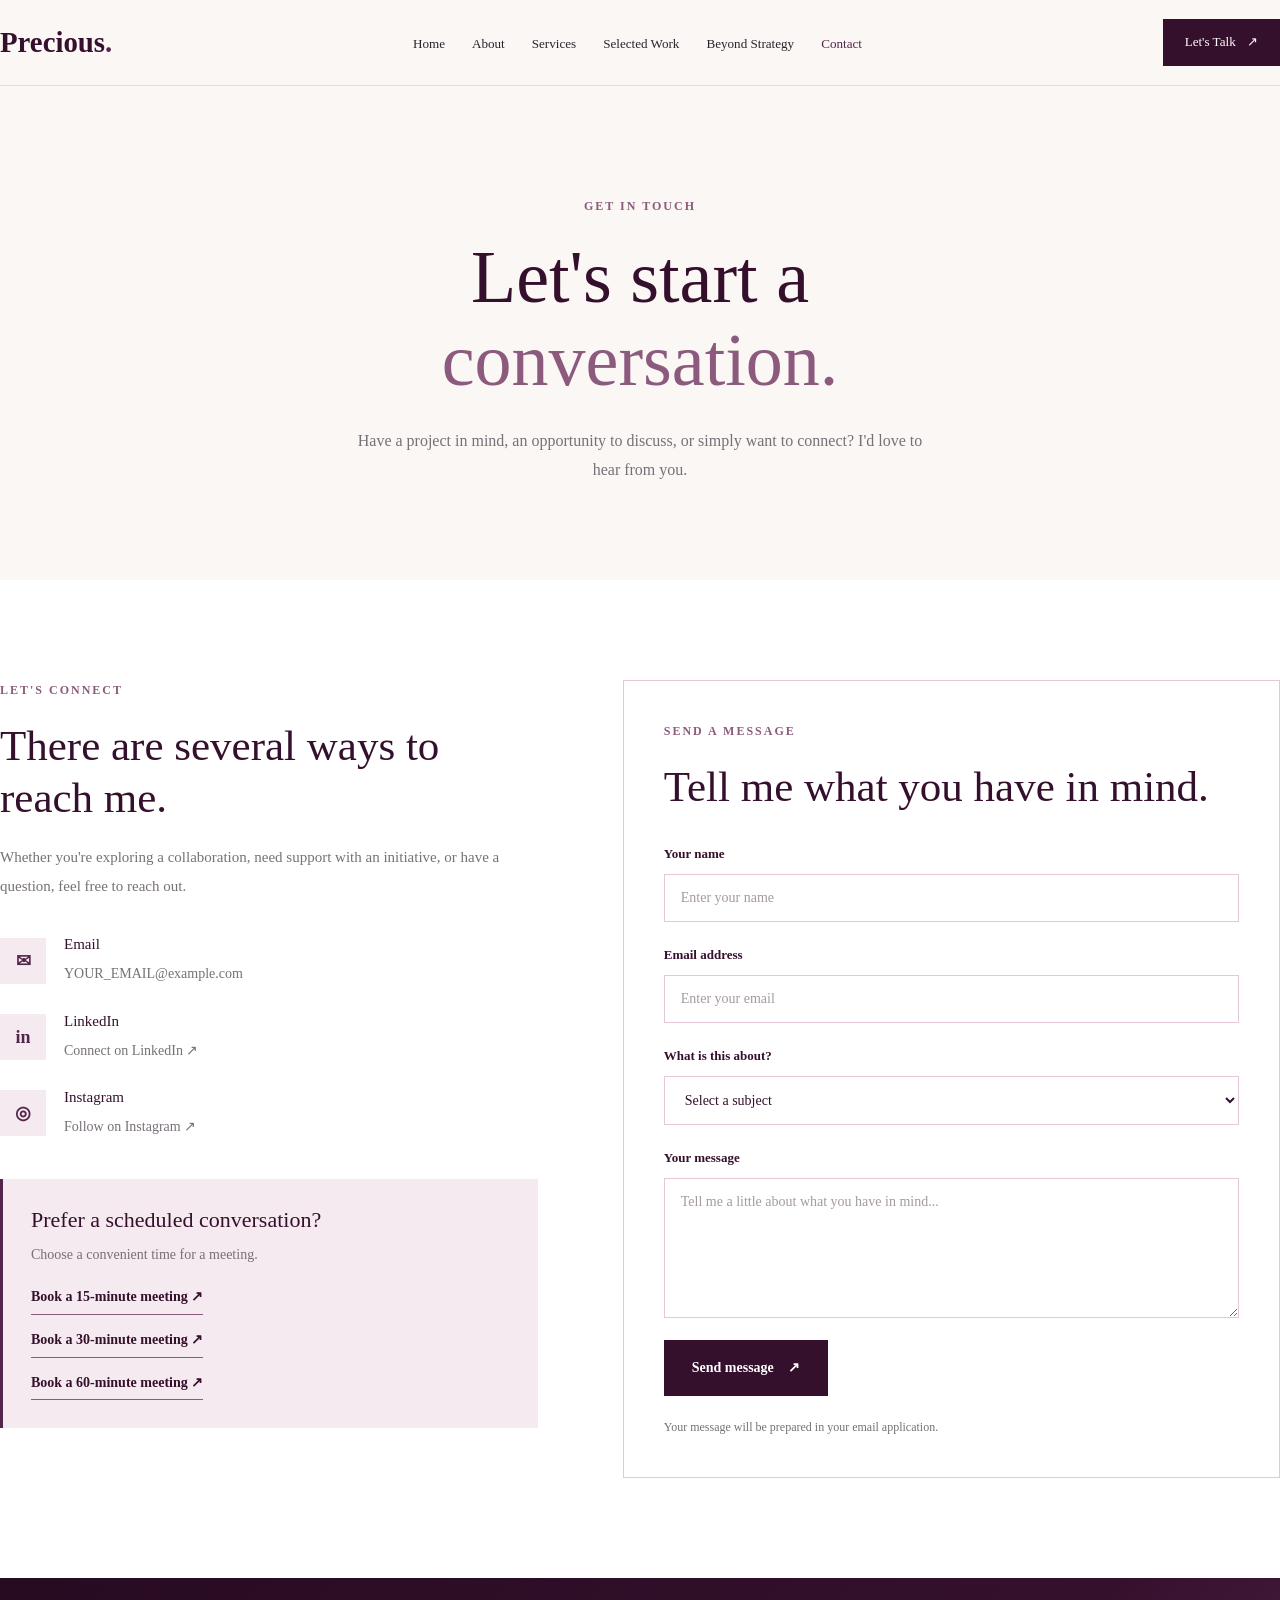
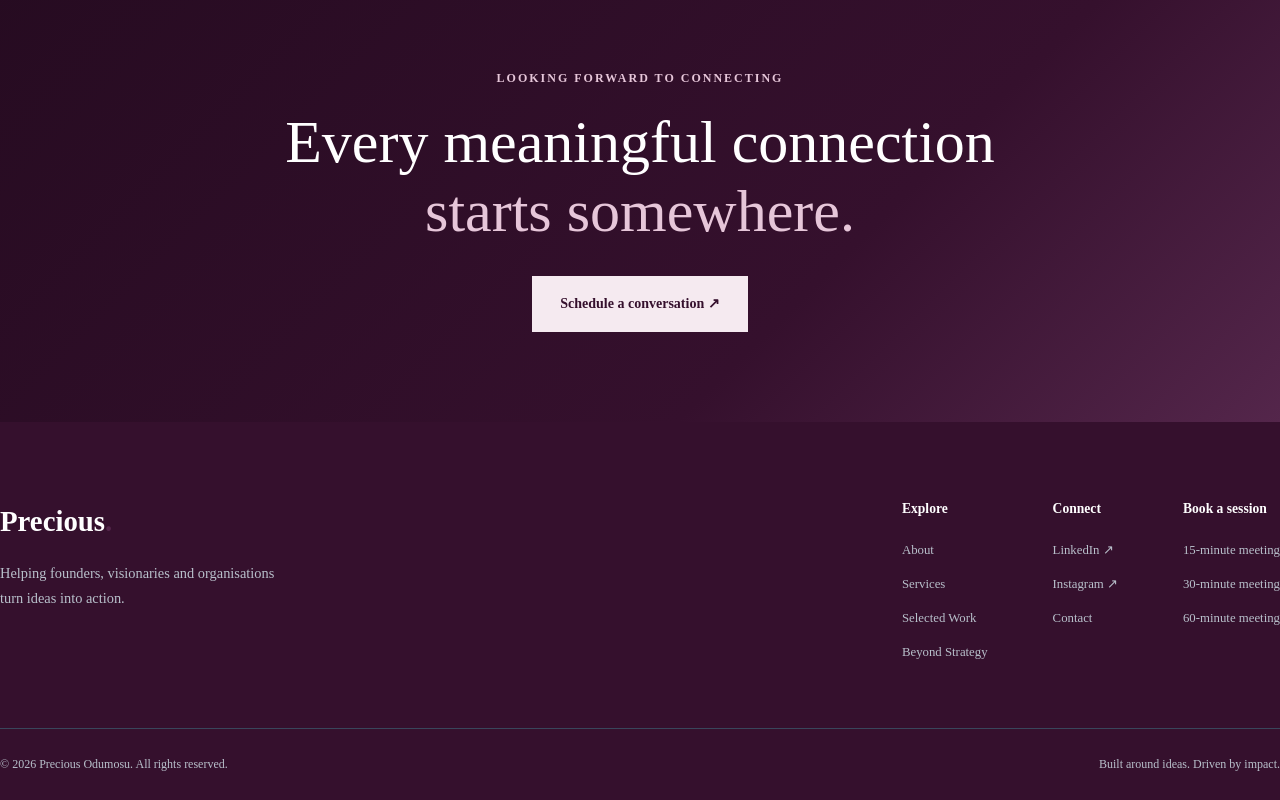
<file: contact.html>
<!DOCTYPE html>
<html lang="en">
<head>
    <meta charset="UTF-8">
    <meta name="viewport" content="width=device-width, initial-scale=1.0">

    <title>Contact | Precious Odumosu</title>
    <meta name="description" content="Get in touch with Precious Odumosu to discuss projects, collaborations and opportunities.">

    <link rel="stylesheet" href="css/style.css">
    <link rel="stylesheet" href="css/contact.css">
</head>

<body>

    <!-- HEADER -->
    <header class="header">
        <nav class="navbar container">
            <a href="index.html" class="logo">Precious<span>.</span></a>

            <button class="menu-toggle" id="menu-toggle"
                aria-label="Open navigation" aria-expanded="false">
                <span></span><span></span>
            </button>

            <ul class="nav-links" id="nav-links">
                <li><a href="index.html">Home</a></li>
                <li><a href="about.html">About</a></li>
                <li><a href="services.html">Services</a></li>
                <li><a href="portfolio.html">Selected Work</a></li>
                <li><a href="beyond-strategy.html">Beyond Strategy</a></li>
                <li><a href="contact.html" class="active">Contact</a></li>
            </ul>

            <a href="https://tidycal.com/sannigrace06/30-minute-meeting"
                target="_blank" rel="noopener noreferrer" class="nav-cta">
                Let's Talk <span>↗</span>
            </a>
        </nav>
    </header>


    <main>

        <!-- HERO -->
        <section class="contact-hero">
            <div class="container">
                <p class="section-label">GET IN TOUCH</p>

                <h1>
                    Let's start a
                    <span>conversation.</span>
                </h1>

                <p>
                    Have a project in mind, an opportunity to discuss,
                    or simply want to connect? I'd love to hear from you.
                </p>
            </div>
        </section>


        <!-- CONTACT DETAILS + FORM -->
        <section class="contact-main section-padding">
            <div class="container contact-grid">

                <!-- CONTACT INFORMATION -->
                <div class="contact-info">
                    <p class="section-label">LET'S CONNECT</p>

                    <h2>There are several ways to reach me.</h2>

                    <p class="contact-intro">
                        Whether you're exploring a collaboration, need
                        support with an initiative, or have a question,
                        feel free to reach out.
                    </p>

                    <div class="contact-methods">

                        <div class="contact-method">
                            <span class="contact-icon">✉</span>
                            <div>
                                <h3>Email</h3>
                                <!-- Replace with Precious's verified email address. -->
                                <a href="mailto:YOUR_EMAIL@example.com">
                                    YOUR_EMAIL@example.com
                                </a>
                            </div>
                        </div>

                        <div class="contact-method">
                            <span class="contact-icon">in</span>
                            <div>
                                <h3>LinkedIn</h3>
                                <a href="https://www.linkedin.com/in/precious-odumosu-a7358223b/"
                                    target="_blank" rel="noopener noreferrer">
                                    Connect on LinkedIn ↗
                                </a>
                            </div>
                        </div>

                        <div class="contact-method">
                            <span class="contact-icon">◎</span>
                            <div>
                                <h3>Instagram</h3>
                                <a href="https://www.instagram.com/thepreciousodumosu/"
                                    target="_blank" rel="noopener noreferrer">
                                    Follow on Instagram ↗
                                </a>
                            </div>
                        </div>

                    </div>

                    <div class="contact-booking">
                        <h3>Prefer a scheduled conversation?</h3>
                        <p>
                            Choose a convenient time for a meeting.
                        </p>

                        <a href="https://tidycal.com/sannigrace06/15-minute-meeting"
                            target="_blank" rel="noopener noreferrer">
                            Book a 15-minute meeting ↗
                        </a>

                        <a href="https://tidycal.com/sannigrace06/30-minute-meeting"
                            target="_blank" rel="noopener noreferrer">
                            Book a 30-minute meeting ↗
                        </a>

                        <a href="https://tidycal.com/sannigrace06/60-minute-meeting"
                            target="_blank" rel="noopener noreferrer">
                            Book a 60-minute meeting ↗
                        </a>
                    </div>
                </div>


                <!-- CONTACT FORM -->
                <div class="contact-form-wrapper">
                    <p class="section-label">SEND A MESSAGE</p>

                    <h2>Tell me what you have in mind.</h2>

                    <form class="contact-form" id="contact-form">

                        <div class="form-group">
                            <label for="name">Your name</label>
                            <input type="text" id="name" name="name"
                                placeholder="Enter your name" required>
                        </div>

                        <div class="form-group">
                            <label for="email">Email address</label>
                            <input type="email" id="email" name="email"
                                placeholder="Enter your email" required>
                        </div>

                        <div class="form-group">
                            <label for="subject">What is this about?</label>
                            <select id="subject" name="subject" required>
                                <option value="" disabled selected>
                                    Select a subject
                                </option>
                                <option value="Project enquiry">Project enquiry</option>
                                <option value="Collaboration">Collaboration</option>
                                <option value="Speaking opportunity">Speaking opportunity</option>
                                <option value="General enquiry">General enquiry</option>
                                <option value="Other">Other</option>
                            </select>
                        </div>

                        <div class="form-group">
                            <label for="message">Your message</label>
                            <textarea id="message" name="message" rows="6"
                                placeholder="Tell me a little about what you have in mind..."
                                required></textarea>
                        </div>

                        <button type="submit" class="contact-submit">
                            Send message <span>↗</span>
                        </button>

                        <p class="form-note" id="form-note">
                            Your message will be prepared in your email application.
                        </p>

                    </form>
                </div>

            </div>
        </section>


        <!-- FINAL CTA -->
        <section class="contact-bottom">
            <div class="container">
                <p class="section-label">LOOKING FORWARD TO CONNECTING</p>

                <h2>
                    Every meaningful connection
                    <span>starts somewhere.</span>
                </h2>

                <a href="https://tidycal.com/sannigrace06/30-minute-meeting"
                    target="_blank" rel="noopener noreferrer"
                    class="contact-bottom-button">
                    Schedule a conversation ↗
                </a>
            </div>
        </section>

    </main>


    <!-- FOOTER -->
    <footer class="footer">
        <div class="container">
            <div class="footer-top">

                <div class="footer-brand">
                    <a href="index.html" class="logo footer-logo">
                        Precious<span>.</span>
                    </a>

                    <p>
                        Helping founders, visionaries and organisations
                        turn ideas into action.
                    </p>
                </div>

                <div class="footer-links">

                    <div>
                        <h4>Explore</h4>
                        <a href="about.html">About</a>
                        <a href="services.html">Services</a>
                        <a href="portfolio.html">Selected Work</a>
                        <a href="beyond-strategy.html">Beyond Strategy</a>
                    </div>

                    <div>
                        <h4>Connect</h4>
                        <a href="https://www.linkedin.com/in/precious-odumosu-a7358223b/"
                            target="_blank" rel="noopener noreferrer">
                            LinkedIn ↗
                        </a>

                        <a href="https://www.instagram.com/thepreciousodumosu/"
                            target="_blank" rel="noopener noreferrer">
                            Instagram ↗
                        </a>

                        <a href="contact.html">Contact</a>
                    </div>

                    <div>
                        <h4>Book a session</h4>
                        <a href="https://tidycal.com/sannigrace06/15-minute-meeting"
                            target="_blank" rel="noopener noreferrer">
                            15-minute meeting
                        </a>

                        <a href="https://tidycal.com/sannigrace06/30-minute-meeting"
                            target="_blank" rel="noopener noreferrer">
                            30-minute meeting
                        </a>

                        <a href="https://tidycal.com/sannigrace06/60-minute-meeting"
                            target="_blank" rel="noopener noreferrer">
                            60-minute meeting
                        </a>
                    </div>

                </div>
            </div>

            <div class="footer-bottom">
                <p>© <span id="current-year"></span> Precious Odumosu. All rights reserved.</p>
                <p>Built around ideas. Driven by impact.</p>
            </div>
        </div>
    </footer>


    <script src="js/main.js"></script>
    <script src="js/contact.js"></script>

</body>
</html>
</file>
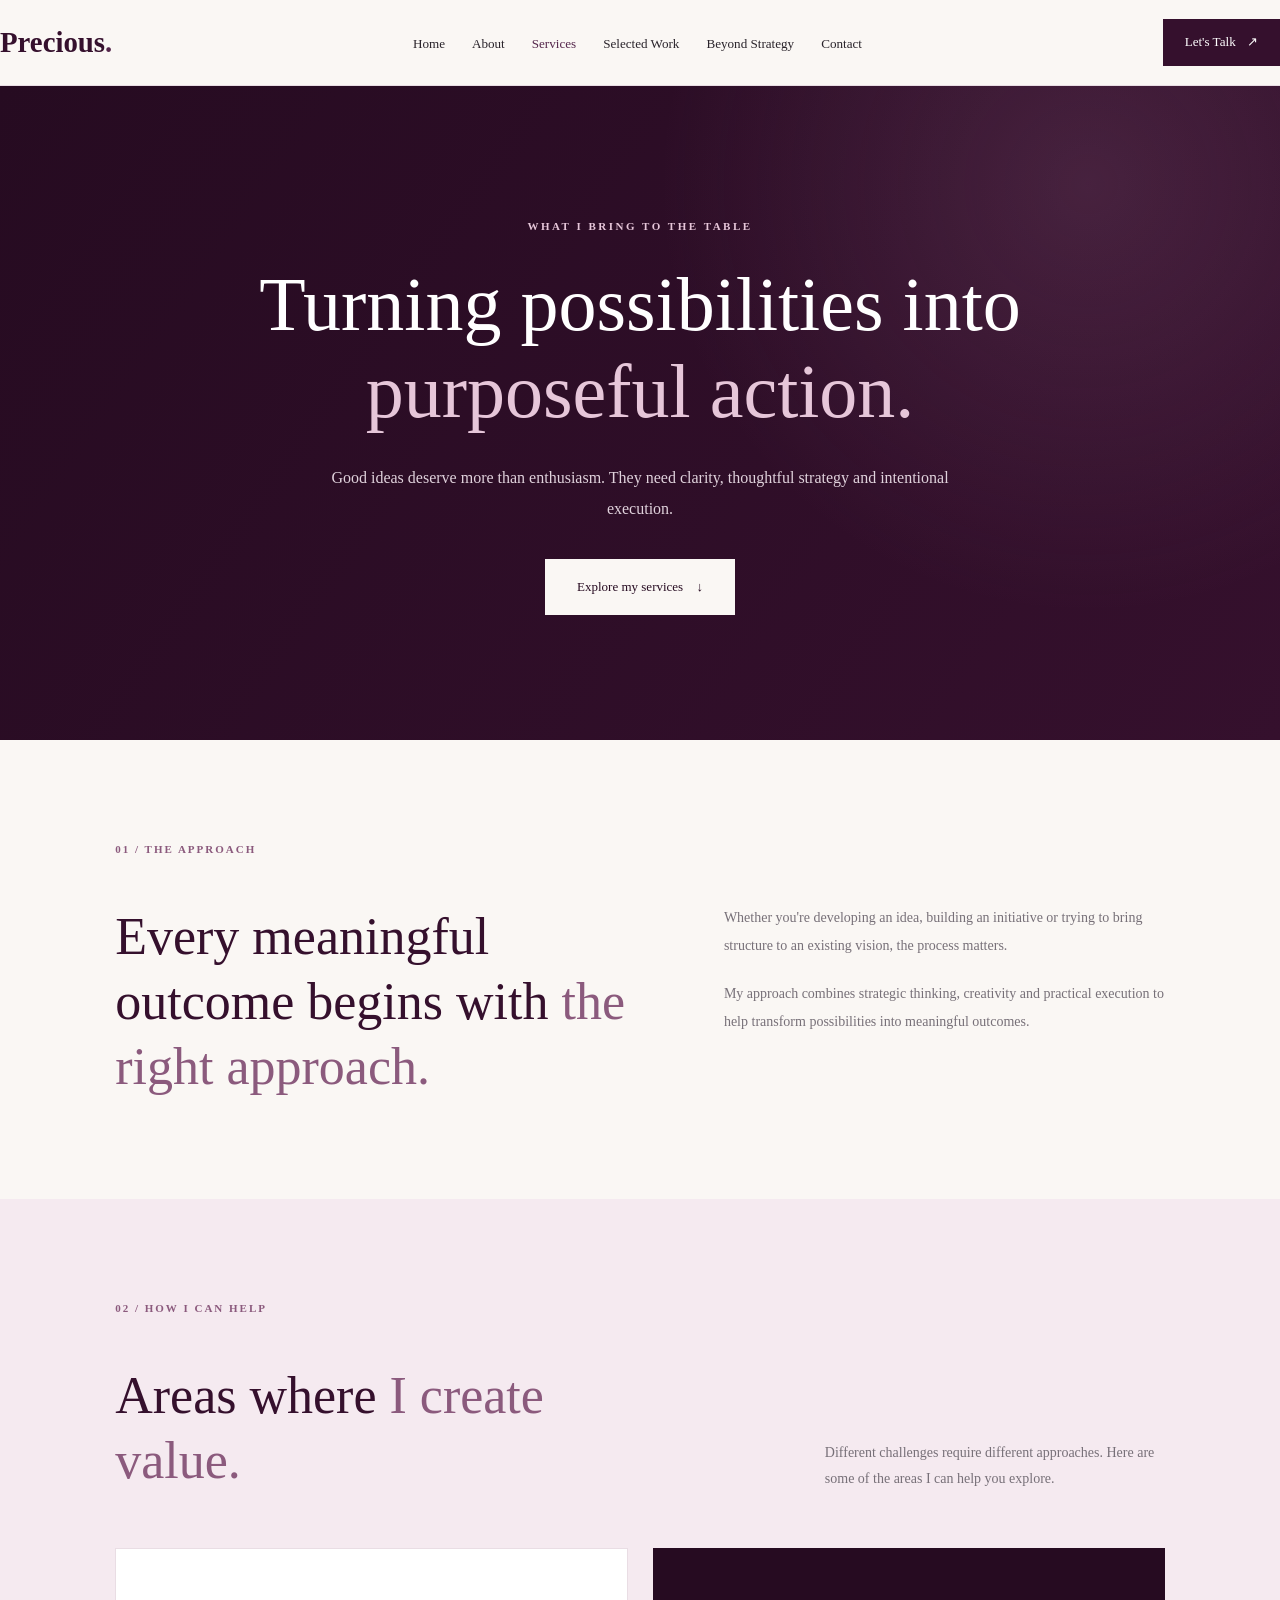
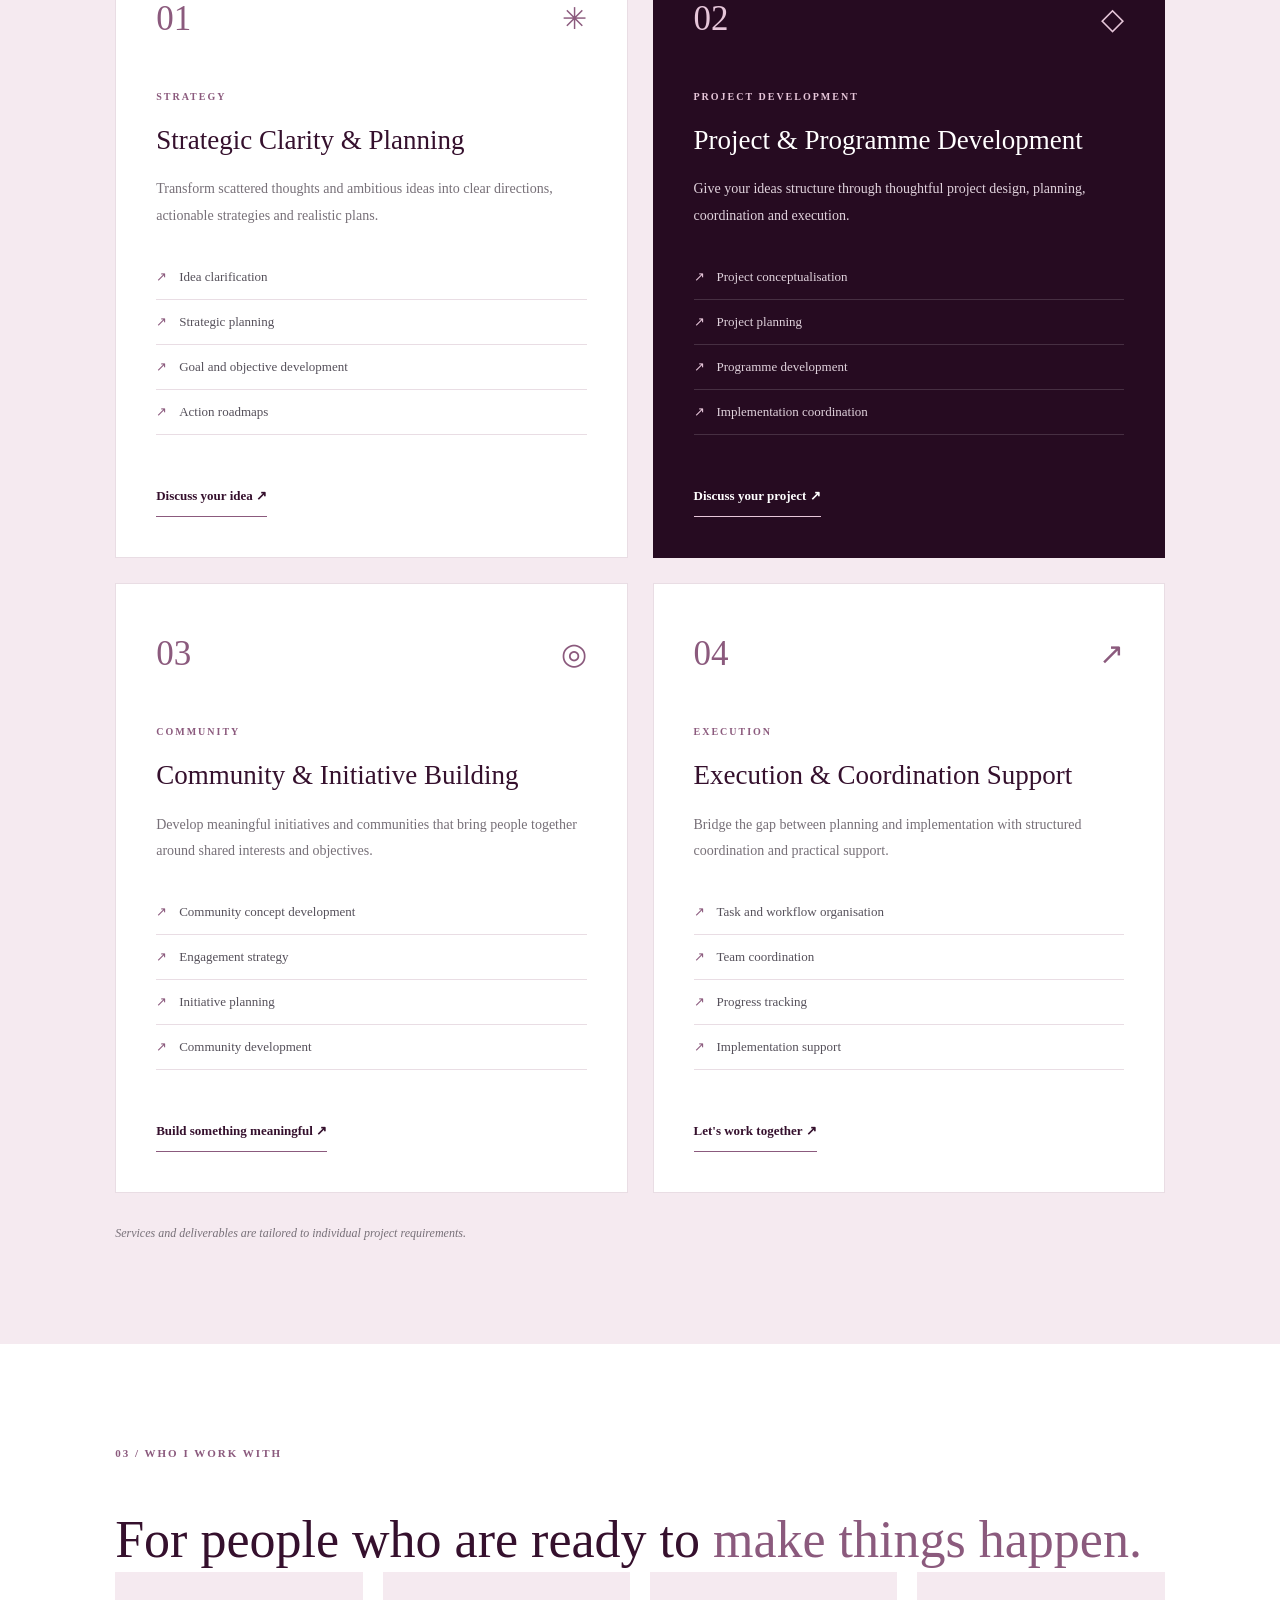
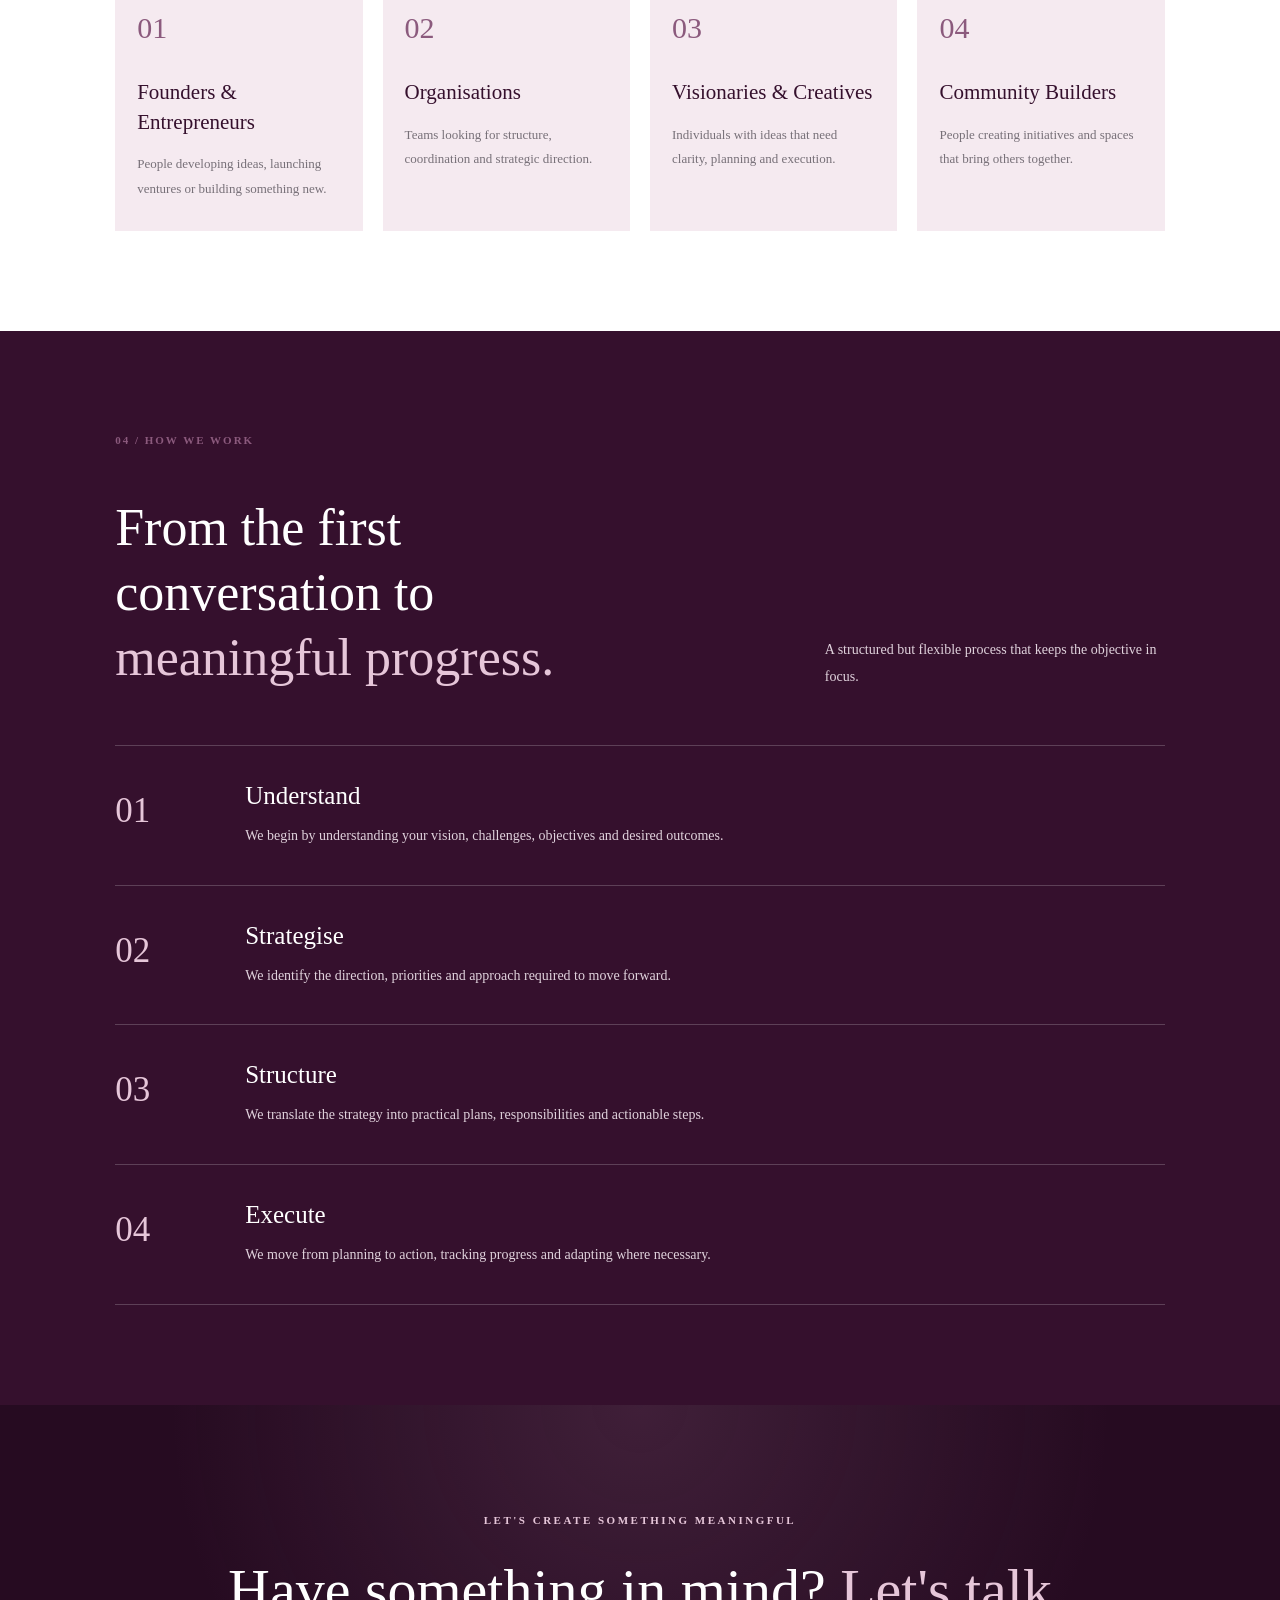
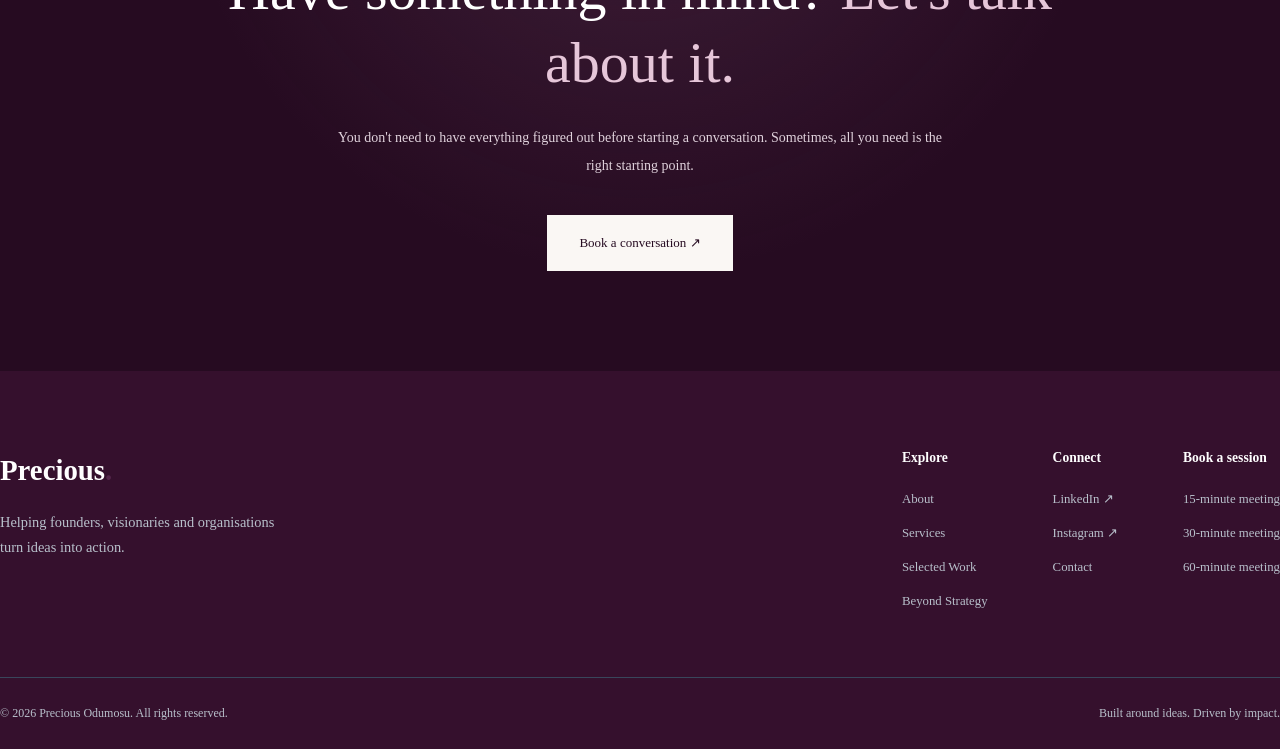
<file: services.html>
<!DOCTYPE html>
<html lang="en">
<head>
    <meta charset="UTF-8">
    <meta name="viewport" content="width=device-width, initial-scale=1.0">

    <title>Services | Precious Odumosu</title>
    <meta name="description" content="Explore the strategic, creative and execution-focused services of Precious Odumosu.">

    <link rel="stylesheet" href="css/style.css">
    <link rel="stylesheet" href="css/services.css">
</head>

<body>

    <!-- NAVIGATION -->
    <header class="header">
        <nav class="navbar container">

            <a href="index.html" class="logo">
                Precious<span>.</span>
            </a>

            <button class="menu-toggle" id="menu-toggle"
                aria-label="Open navigation" aria-expanded="false">
                <span></span>
                <span></span>
            </button>

            <ul class="nav-links" id="nav-links">
                <li><a href="index.html">Home</a></li>
                <li><a href="about.html">About</a></li>
                <li><a href="services.html" class="active">Services</a></li>
                <li><a href="portfolio.html">Selected Work</a></li>
                <li><a href="beyond-strategy.html">Beyond Strategy</a></li>
                <li><a href="contact.html">Contact</a></li>
            </ul>

            <a href="https://tidycal.com/sannigrace06/30-minute-meeting"
               target="_blank"
               rel="noopener noreferrer"
               class="nav-cta">
                Let's Talk <span>↗</span>
            </a>

        </nav>
    </header>


    <main>

        <!-- HERO -->
        <section class="services-hero">

            <div class="container services-hero-content">

                <span class="eyebrow">WHAT I BRING TO THE TABLE</span>

                <h1>
                    Turning possibilities
                    into <span>purposeful action.</span>
                </h1>

                <p>
                    Good ideas deserve more than enthusiasm.
                    They need clarity, thoughtful strategy
                    and intentional execution.
                </p>

                <a href="#services-list" class="service-button">
                    Explore my services <span>↓</span>
                </a>

            </div>

        </section>


        <!-- INTRODUCTION -->
        <section class="services-intro section-padding">

            <div class="container">

                <span class="section-label">01 / THE APPROACH</span>

                <div class="services-intro-grid">

                    <h2>
                        Every meaningful outcome
                        begins with <span>the right approach.</span>
                    </h2>

                    <div>
                        <p>
                            Whether you're developing an idea,
                            building an initiative or trying to
                            bring structure to an existing vision,
                            the process matters.
                        </p>

                        <p>
                            My approach combines strategic thinking,
                            creativity and practical execution to
                            help transform possibilities into
                            meaningful outcomes.
                        </p>
                    </div>

                </div>

            </div>

        </section>


        <!-- SERVICES -->
        <section class="services-list section-padding" id="services-list">

            <div class="container">

                <span class="section-label">02 / HOW I CAN HELP</span>

                <div class="services-heading">
                    <h2>
                        Areas where
                        <span>I create value.</span>
                    </h2>

                    <p>
                        Different challenges require different
                        approaches. Here are some of the areas
                        I can help you explore.
                    </p>
                </div>


                <div class="services-grid">

                    <!-- SERVICE 1 -->
                    <article class="service-card">

                        <div class="service-card-top">
                            <span class="service-number">01</span>
                            <span class="service-icon">✳</span>
                        </div>

                        <span class="service-category">STRATEGY</span>

                        <h3>Strategic Clarity & Planning</h3>

                        <p>
                            Transform scattered thoughts and
                            ambitious ideas into clear directions,
                            actionable strategies and realistic plans.
                        </p>

                        <ul>
                            <li>Idea clarification</li>
                            <li>Strategic planning</li>
                            <li>Goal and objective development</li>
                            <li>Action roadmaps</li>
                        </ul>

                        <a href="contact.html" class="service-link">
                            Discuss your idea ↗
                        </a>

                    </article>


                    <!-- SERVICE 2 -->
                    <article class="service-card featured-service">

                        <div class="service-card-top">
                            <span class="service-number">02</span>
                            <span class="service-icon">◇</span>
                        </div>

                        <span class="service-category">PROJECT DEVELOPMENT</span>

                        <h3>Project & Programme Development</h3>

                        <p>
                            Give your ideas structure through
                            thoughtful project design, planning,
                            coordination and execution.
                        </p>

                        <ul>
                            <li>Project conceptualisation</li>
                            <li>Project planning</li>
                            <li>Programme development</li>
                            <li>Implementation coordination</li>
                        </ul>

                        <a href="contact.html" class="service-link">
                            Discuss your project ↗
                        </a>

                    </article>


                    <!-- SERVICE 3 -->
                    <article class="service-card">

                        <div class="service-card-top">
                            <span class="service-number">03</span>
                            <span class="service-icon">◎</span>
                        </div>

                        <span class="service-category">COMMUNITY</span>

                        <h3>Community & Initiative Building</h3>

                        <p>
                            Develop meaningful initiatives and
                            communities that bring people together
                            around shared interests and objectives.
                        </p>

                        <ul>
                            <li>Community concept development</li>
                            <li>Engagement strategy</li>
                            <li>Initiative planning</li>
                            <li>Community development</li>
                        </ul>

                        <a href="contact.html" class="service-link">
                            Build something meaningful ↗
                        </a>

                    </article>


                    <!-- SERVICE 4 -->
                    <article class="service-card">

                        <div class="service-card-top">
                            <span class="service-number">04</span>
                            <span class="service-icon">↗</span>
                        </div>

                        <span class="service-category">EXECUTION</span>

                        <h3>Execution & Coordination Support</h3>

                        <p>
                            Bridge the gap between planning
                            and implementation with structured
                            coordination and practical support.
                        </p>

                        <ul>
                            <li>Task and workflow organisation</li>
                            <li>Team coordination</li>
                            <li>Progress tracking</li>
                            <li>Implementation support</li>
                        </ul>

                        <a href="contact.html" class="service-link">
                            Let's work together ↗
                        </a>

                    </article>

                </div>

                <p class="service-disclaimer">
                    Services and deliverables are tailored to
                    individual project requirements.
                </p>

            </div>

        </section>


        <!-- WHO I WORK WITH -->
        <section class="clients-section section-padding">

            <div class="container">

                <span class="section-label">03 / WHO I WORK WITH</span>

                <h2>
                    For people who are ready
                    to <span>make things happen.</span>
                </h2>

                <div class="clients-grid">

                    <article class="client-card">
                        <span>01</span>
                        <h3>Founders & Entrepreneurs</h3>
                        <p>
                            People developing ideas, launching
                            ventures or building something new.
                        </p>
                    </article>

                    <article class="client-card">
                        <span>02</span>
                        <h3>Organisations</h3>
                        <p>
                            Teams looking for structure,
                            coordination and strategic direction.
                        </p>
                    </article>

                    <article class="client-card">
                        <span>03</span>
                        <h3>Visionaries & Creatives</h3>
                        <p>
                            Individuals with ideas that need
                            clarity, planning and execution.
                        </p>
                    </article>

                    <article class="client-card">
                        <span>04</span>
                        <h3>Community Builders</h3>
                        <p>
                            People creating initiatives and
                            spaces that bring others together.
                        </p>
                    </article>

                </div>

            </div>

        </section>


        <!-- PROCESS -->
        <section class="process-section section-padding">

            <div class="container">

                <span class="section-label">04 / HOW WE WORK</span>

                <div class="process-heading">
                    <h2>
                        From the first conversation
                        to <span>meaningful progress.</span>
                    </h2>

                    <p>
                        A structured but flexible process
                        that keeps the objective in focus.
                    </p>
                </div>


                <div class="process-list">

                    <article class="process-item">
                        <span>01</span>
                        <div>
                            <h3>Understand</h3>
                            <p>
                                We begin by understanding your
                                vision, challenges, objectives
                                and desired outcomes.
                            </p>
                        </div>
                    </article>

                    <article class="process-item">
                        <span>02</span>
                        <div>
                            <h3>Strategise</h3>
                            <p>
                                We identify the direction,
                                priorities and approach required
                                to move forward.
                            </p>
                        </div>
                    </article>

                    <article class="process-item">
                        <span>03</span>
                        <div>
                            <h3>Structure</h3>
                            <p>
                                We translate the strategy into
                                practical plans, responsibilities
                                and actionable steps.
                            </p>
                        </div>
                    </article>

                    <article class="process-item">
                        <span>04</span>
                        <div>
                            <h3>Execute</h3>
                            <p>
                                We move from planning to action,
                                tracking progress and adapting
                                where necessary.
                            </p>
                        </div>
                    </article>

                </div>

            </div>

        </section>


        <!-- CTA -->
        <section class="services-cta section-padding">

            <div class="container">

                <span class="eyebrow">LET'S CREATE SOMETHING MEANINGFUL</span>

                <h2>
                    Have something in mind?
                    <span>Let's talk about it.</span>
                </h2>

                <p>
                    You don't need to have everything figured out
                    before starting a conversation. Sometimes,
                    all you need is the right starting point.
                </p>

                <a href="https://tidycal.com/sannigrace06/30-minute-meeting"
                   target="_blank"
                   rel="noopener noreferrer"
                   class="service-button">
                    Book a conversation ↗
                </a>

            </div>

        </section>

    </main>


    <!-- FOOTER -->
    <footer class="footer">

        <div class="container">

            <div class="footer-top">

                <div class="footer-brand">

                    <a href="index.html" class="logo footer-logo">
                        Precious<span>.</span>
                    </a>

                    <p>
                        Helping founders, visionaries and organisations
                        turn ideas into action.
                    </p>

                </div>

                <div class="footer-links">

                    <div>
                        <h4>Explore</h4>
                        <a href="about.html">About</a>
                        <a href="services.html">Services</a>
                        <a href="portfolio.html">Selected Work</a>
                        <a href="beyond-strategy.html">Beyond Strategy</a>
                    </div>

                    <div>
                        <h4>Connect</h4>

                        <a href="https://www.linkedin.com/in/precious-odumosu-a7358223b/"
                           target="_blank" rel="noopener noreferrer">LinkedIn ↗</a>

                        <a href="https://www.instagram.com/thepreciousodumosu/"
                           target="_blank" rel="noopener noreferrer">Instagram ↗</a>

                        <a href="contact.html">Contact</a>
                    </div>

                    <div>
                        <h4>Book a session</h4>

                        <a href="https://tidycal.com/sannigrace06/15-minute-meeting"
                           target="_blank" rel="noopener noreferrer">15-minute meeting</a>

                        <a href="https://tidycal.com/sannigrace06/30-minute-meeting"
                           target="_blank" rel="noopener noreferrer">30-minute meeting</a>

                        <a href="https://tidycal.com/sannigrace06/60-minute-meeting"
                           target="_blank" rel="noopener noreferrer">60-minute meeting</a>
                    </div>

                </div>

            </div>

            <div class="footer-bottom">

                <p>
                    © <span id="current-year"></span> Precious Odumosu.
                    All rights reserved.
                </p>

                <p>Built around ideas. Driven by impact.</p>

            </div>

        </div>

    </footer>


    <script src="js/main.js"></script>

</body>
</html>
</file>
<file: css/style.css>
/* =========================================
   GLOBAL VARIABLES
========================================= */



:root {
    --navy: #35102D;
    --navy-light: #54264B;
    --cream: #FAF7F4;
    --white: #FFFFFF;
    --charcoal: #29232A;
    --muted: #777078;
    --gold: #54264B;
    --border: #E9DDE4;

    --plum-dark: #260B21;
    --plum-main: #35102D;
    --plum-light: #54264B;
    --mauve: #F5EAF0;
}




/* =========================================
   RESET
========================================= */

* {
    margin: 0;
    padding: 0;
    box-sizing: border-box;
}

html {
    scroll-behavior: smooth;
    scroll-padding-top: 90px;
}

body {
    font-family: var(--body-font);
    background: var(--cream);
    color: var(--charcoal);
    line-height: 1.7;
    overflow-x: hidden;
}

img {
    display: block;
    max-width: 100%;
    width: 100%;
}

a {
    text-decoration: none;
    color: inherit;
}

button {
    font: inherit;
}

ul {
    list-style: none;
}

.container {
    width: min(90%, var(--container));
    margin: 0 auto;
}

.section-padding {
    padding: 110px 0;
}


/* =========================================
   TYPOGRAPHY
========================================= */

h1, h2, h3 {
    font-family: var(--heading-font);
    font-weight: 500;
    line-height: 1.2;
}

h1 {
    font-size: clamp(3rem, 6vw, 5.5rem);
}

h2 {
    font-size: clamp(2.3rem, 4vw, 3.8rem);
}

p {
    font-size: 0.96rem;
    color: var(--muted);
}


/* =========================================
   HEADER & NAVIGATION
========================================= */

.header {
    background: var(--cream);
    border-bottom: 1px solid var(--border);
    position: sticky;
    top: 0;
    z-index: 1000;
}

.navbar {
    min-height: 85px;
    display: flex;
    align-items: center;
    justify-content: space-between;
    gap: 30px;
}

.logo {
    font-family: var(--heading-font);
    font-size: 1.8rem;
    font-weight: 600;
    color: var(--navy);
    white-space: nowrap;
}

.logo span {
    color: var(--gold);
}

.nav-links {
    display: flex;
    align-items: center;
    gap: 27px;
}

.nav-links a {
    font-size: 0.82rem;
    font-weight: 500;
    color: var(--charcoal);
    transition: color 0.3s ease;
}

.nav-links a:hover,
.nav-links a.active {
    color: var(--gold);
}

.nav-cta {
    background: var(--navy);
    color: var(--white);
    padding: 12px 22px;
    font-size: 0.82rem;
    transition: 0.3s ease;
    white-space: nowrap;
}

.nav-cta:hover {
    background: var(--gold);
}

.nav-cta span {
    margin-left: 8px;
}


/* MOBILE MENU BUTTON */

.menu-toggle {
    display: none;
    width: 35px;
    height: 35px;
    background: none;
    border: none;
    cursor: pointer;
    flex-direction: column;
    justify-content: center;
    gap: 7px;
}

.menu-toggle span {
    display: block;
    width: 25px;
    height: 2px;
    background: var(--navy);
    transition: 0.3s;
}


/* =========================================
   BUTTONS
========================================= */

.btn {
    display: inline-flex;
    align-items: center;
    justify-content: center;
    gap: 10px;
    padding: 15px 25px;
    font-size: 0.85rem;
    font-weight: 600;
    transition: all 0.3s ease;
}

.btn-primary {
    background: var(--navy);
    color: var(--white);
    border: 1px solid var(--navy);
}

.btn-primary:hover {
    background: var(--gold);
    border-color: var(--gold);
}

.btn-outline {
    border: 1px solid var(--navy);
    color: var(--navy);
    background: transparent;
}

.btn-outline:hover {
    background: var(--navy);
    color: var(--white);
}

.text-link {
    display: inline-block;
    color: var(--navy);
    font-weight: 600;
    font-size: 0.85rem;
    border-bottom: 1px solid var(--gold);
    padding-bottom: 5px;
    transition: 0.3s;
}

.text-link span {
    margin-left: 5px;
}

.text-link:hover {
    color: var(--gold);
}


/* =========================================
   EYEBROW LABELS
========================================= */

.eyebrow {
    display: inline-block;
    font-size: 0.7rem;
    font-weight: 700;
    letter-spacing: 2px;
    color: var(--gold);
    margin-bottom: 22px;
}


/* =========================================
   FOOTER
========================================= */

.footer {
    background: var(--navy);
    color: var(--white);
    padding: 75px 0 25px;
}

.footer-top {
    display: flex;
    justify-content: space-between;
    gap: 60px;
    padding-bottom: 65px;
}

.footer-logo {
    color: var(--white);
}

.footer-brand {
    max-width: 280px;
}

.footer-brand p {
    color: #B8C0CB;
    margin-top: 15px;
    font-size: 0.9rem;
}

.footer-links {
    display: flex;
    gap: 65px;
}

.footer-links div {
    display: flex;
    flex-direction: column;
    gap: 12px;
}

.footer-links h4 {
    font-size: 0.85rem;
    margin-bottom: 8px;
}

.footer-links a {
    font-size: 0.8rem;
    color: #B8C0CB;
    transition: 0.3s;
}

.footer-links a:hover {
    color: var(--gold);
}

.footer-bottom {
    border-top: 1px solid #39465B;
    padding-top: 25px;
    display: flex;
    justify-content: space-between;
    gap: 20px;
}

.footer-bottom p {
    font-size: 0.75rem;
    color: #B8C0CB;
}


/* =========================================
   RESPONSIVE NAVIGATION & GLOBAL STYLES
========================================= */

@media (max-width: 1000px) {

    .nav-links {
        gap: 15px;
    }

    .nav-links a {
        font-size: 0.75rem;
    }

    .navbar {
        gap: 15px;
    }

    .footer-links {
        gap: 35px;
    }
}


@media (max-width: 850px) {

    .section-padding {
        padding: 80px 0;
    }

    .navbar {
        min-height: 75px;
    }

    .menu-toggle {
        display: flex;
        margin-left: auto;
    }

    .nav-cta {
        display: none;
    }

    .nav-links {
        position: absolute;
        top: 75px;
        left: 0;
        width: 100%;
        background: var(--cream);
        border-bottom: 1px solid var(--border);
        padding: 25px 5% 30px;
        display: flex;
        flex-direction: column;
        align-items: flex-start;
        gap: 20px;

        opacity: 0;
        visibility: hidden;
        transform: translateY(-10px);
        transition: 0.3s ease;
    }

    .nav-links.active {
        opacity: 1;
        visibility: visible;
        transform: translateY(0);
    }

    .nav-links a {
        font-size: 0.95rem;
    }

    .footer-top {
        flex-direction: column;
    }

    .footer-links {
        flex-wrap: wrap;
    }
}


@media (max-width: 550px) {

    .container {
        width: 90%;
    }

    .section-padding {
        padding: 65px 0;
    }

    .logo {
        font-size: 1.6rem;
    }

    .footer-links {
        display: grid;
        grid-template-columns: repeat(2, 1fr);
        gap: 35px 20px;
    }

    .footer-bottom {
        flex-direction: column;
    }

    .btn {
        width: 100%;
    }
}

.menu-toggle.open span:first-child {
    transform: translateY(4.5px) rotate(45deg);
}

.menu-toggle.open span:last-child {
    transform: translateY(-4.5px) rotate(-45deg);
}
</file>
<file: css/contact.css>
/* =========================================
   CONTACT HERO
========================================= */

.contact-hero {
    background: #FAF7F4;
    padding: 110px 0 95px;
    text-align: center;
}

.section-label {
    color: #8B5A7D;
    font-size: 12px;
    font-weight: 700;
    letter-spacing: 2px;
    margin-bottom: 20px;
}

.contact-hero h1 {
    font-family: Georgia, serif;
    font-size: clamp(45px, 6vw, 74px);
    line-height: 1.12;
    font-weight: 500;
    color: #35102D;
    margin-bottom: 25px;
}

.contact-hero h1 span {
    display: block;
    color: #8B5A7D;
}

.contact-hero > .container > p:last-child {
    max-width: 580px;
    margin: 0 auto;
    color: #777078;
    font-size: 16px;
    line-height: 1.8;
}


/* =========================================
   MAIN CONTACT SECTION
========================================= */

.section-padding {
    padding: 100px 0;
}

.contact-main {
    background: #FFFFFF;
}

.contact-grid {
    display: grid;
    grid-template-columns: 0.9fr 1.1fr;
    gap: 85px;
    align-items: start;
}

.contact-info h2,
.contact-form-wrapper h2 {
    font-family: Georgia, serif;
    font-size: clamp(32px, 4vw, 43px);
    line-height: 1.2;
    font-weight: 500;
    color: #35102D;
    margin-bottom: 20px;
}

.contact-intro {
    color: #777078;
    font-size: 15px;
    line-height: 1.9;
    margin-bottom: 35px;
}


/* =========================================
   CONTACT METHODS
========================================= */

.contact-methods {
    display: flex;
    flex-direction: column;
    gap: 25px;
    margin-bottom: 40px;
}

.contact-method {
    display: flex;
    align-items: center;
    gap: 18px;
}

.contact-icon {
    flex-shrink: 0;
    width: 46px;
    height: 46px;
    display: flex;
    align-items: center;
    justify-content: center;
    background: #F5EAF0;
    color: #54264B;
    font-size: 18px;
    font-weight: 700;
}

.contact-method h3 {
    color: #35102D;
    font-size: 15px;
    margin-bottom: 6px;
}

.contact-method a {
    color: #777078;
    font-size: 14px;
    text-decoration: none;
    overflow-wrap: anywhere;
}

.contact-method a:hover {
    color: #8B5A7D;
}


/* =========================================
   BOOKING LINKS
========================================= */

.contact-booking {
    background: #F5EAF0;
    padding: 28px;
    border-left: 3px solid #54264B;
}

.contact-booking h3 {
    font-family: Georgia, serif;
    font-size: 22px;
    font-weight: 500;
    color: #35102D;
    margin-bottom: 10px;
}

.contact-booking p {
    color: #777078;
    font-size: 14px;
    line-height: 1.7;
    margin-bottom: 18px;
}

.contact-booking a {
    display: block;
    width: fit-content;
    color: #35102D;
    font-size: 14px;
    font-weight: 600;
    text-decoration: none;
    margin-top: 13px;
    border-bottom: 1px solid #8B5A7D;
    padding-bottom: 5px;
}


/* =========================================
   CONTACT FORM
========================================= */

.contact-form-wrapper {
    background: #FFFFFF;
    border: 1px solid #E6C6D9;
    padding: 40px;
}

.contact-form-wrapper h2 {
    margin-bottom: 30px;
}

.contact-form {
    display: flex;
    flex-direction: column;
    gap: 22px;
}

.form-group {
    display: flex;
    flex-direction: column;
    gap: 9px;
}

.form-group label {
    color: #35102D;
    font-size: 13px;
    font-weight: 600;
}

.form-group input,
.form-group select,
.form-group textarea {
    width: 100%;
    padding: 15px 16px;
    border: 1px solid #E6C6D9;
    background: #FFFFFF;
    color: #35102D;
    font-family: inherit;
    font-size: 14px;
    outline: none;
    border-radius: 0;
    transition: border-color 0.3s ease;
}

.form-group input:focus,
.form-group select:focus,
.form-group textarea:focus {
    border-color: #54264B;
}

.form-group input::placeholder,
.form-group textarea::placeholder {
    color: #A49AA2;
}

.form-group textarea {
    resize: vertical;
    min-height: 140px;
}

.contact-submit {
    display: inline-flex;
    justify-content: center;
    align-items: center;
    gap: 14px;
    width: fit-content;
    padding: 16px 28px;
    border: none;
    background: #35102D;
    color: #FFFFFF;
    font-family: inherit;
    font-size: 14px;
    font-weight: 600;
    cursor: pointer;
    transition: background 0.3s ease;
}

.contact-submit:hover {
    background: #54264B;
    color: #FFFFFF;
}

.form-note {
    color: #777078;
    font-size: 12px;
    line-height: 1.6;
}


/* =========================================
   BOTTOM CTA
========================================= */

.contact-bottom {
    background: linear-gradient(135deg, #260B21 0%, #35102D 65%, #54264B 100%);
    padding: 90px 0;
    text-align: center;
}

.contact-bottom .section-label {
    color: #E6C6D9;
}

.contact-bottom h2 {
    max-width: 750px;
    margin: 0 auto 30px;
    font-family: Georgia, serif;
    font-size: clamp(38px, 5vw, 60px);
    line-height: 1.15;
    font-weight: 500;
    color: #FFFFFF;
}

.contact-bottom h2 span {
    display: block;
    color: #E6C6D9;
}

.contact-bottom-button {
    display: inline-block;
    padding: 16px 28px;
    background: #F5EAF0;
    color: #35102D;
    text-decoration: none;
    font-size: 14px;
    font-weight: 700;
    transition: background 0.3s ease;
}

.contact-bottom-button:hover {
    background: #FFFFFF;
}


/* =========================================
   RESPONSIVE DESIGN
========================================= */

@media (max-width: 900px) {

    .contact-grid {
        gap: 45px;
    }

    .contact-form-wrapper {
        padding: 30px;
    }
}


@media (max-width: 650px) {

    .section-padding {
        padding: 75px 0;
    }

    .contact-hero {
        padding: 80px 0 70px;
    }

    .contact-hero h1 {
        font-size: 44px;
    }

    .contact-grid {
        grid-template-columns: 1fr;
        gap: 55px;
    }

    .contact-form-wrapper {
        padding: 25px 20px;
    }

    .contact-info h2,
    .contact-form-wrapper h2 {
        font-size: 34px;
    }

    .contact-bottom {
        padding: 75px 0;
    }

    .contact-bottom h2 {
        font-size: 40px;
    }

    .contact-submit {
        width: 100%;
    }
}
</file>
<file: css/services.css>
/* =========================================
   SERVICES PAGE
========================================= */

.services-hero {
    background:
        radial-gradient(circle at 85% 15%, rgba(139, 91, 126, 0.25), transparent 35%),
        linear-gradient(125deg, #260B21, #35102D);
    padding: 125px 9%;
    text-align: center;
}

.services-hero-content {
    max-width: 900px;
    margin: auto;
}

.services-hero h1 {
    font-family: Georgia, serif;
    font-size: clamp(45px, 6vw, 76px);
    line-height: 1.15;
    font-weight: 400;
    color: #FFFFFF;
    margin-bottom: 28px;
}

.services-hero h1 span,
.services-intro h2 span,
.services-heading h2 span,
.clients-section h2 span,
.process-heading h2 span,
.services-cta h2 span {
    color: #E6C6D9;
}

.services-hero p {
    max-width: 620px;
    margin: 0 auto 35px;
    color: #E0D2DC;
    font-size: 16px;
    line-height: 1.9;
}

.eyebrow {
    display: inline-block;
    color: #E6C6D9;
    font-size: 11px;
    font-weight: 700;
    letter-spacing: 2.5px;
    margin-bottom: 25px;
}

.section-padding {
    padding: 100px 9%;
}

.section-label {
    display: block;
    font-size: 11px;
    font-weight: 700;
    letter-spacing: 2px;
    color: #8B5A7D;
    margin-bottom: 45px;
}

.service-button {
    display: inline-block;
    padding: 17px 32px;
    background: #FAF7F4;
    color: #260B21;
    text-decoration: none;
    font-size: 13px;
    transition: 0.3s ease;
}

.service-button:hover {
    background: #E6C6D9;
    color: #260B21;
}

.service-button span {
    margin-left: 10px;
}


/* =========================================
   INTRODUCTION
========================================= */

.services-intro {
    background: #FAF7F4;
}

.services-intro-grid {
    display: grid;
    grid-template-columns: 1fr 0.85fr;
    gap: 90px;
    align-items: start;
}

.services-intro h2,
.services-heading h2,
.clients-section h2,
.process-heading h2 {
    font-family: Georgia, serif;
    font-size: clamp(35px, 4.5vw, 52px);
    line-height: 1.25;
    font-weight: 400;
    color: #35102D;
}

.services-intro h2 span,
.services-heading h2 span,
.clients-section h2 span,
.process-heading h2 span {
    color: #8B5A7D;
}

.services-intro-grid > div p {
    font-size: 14px;
    line-height: 2;
    color: #777078;
    margin-bottom: 20px;
}


/* =========================================
   SERVICE CARDS
========================================= */

.services-list {
    background: #F5EAF0;
}

.services-heading,
.process-heading {
    display: flex;
    justify-content: space-between;
    align-items: flex-end;
    gap: 50px;
    margin-bottom: 55px;
}

.services-heading h2,
.process-heading h2 {
    max-width: 560px;
}

.services-heading > p,
.process-heading > p {
    max-width: 340px;
    font-size: 14px;
    line-height: 1.9;
    color: #777078;
}

.services-grid {
    display: grid;
    grid-template-columns: repeat(2, 1fr);
    gap: 25px;
}

.service-card {
    background: #FFFFFF;
    padding: 40px;
    border: 1px solid #E9DDE4;
    display: flex;
    flex-direction: column;
    transition: transform 0.3s ease, box-shadow 0.3s ease;
}

.service-card:hover {
    transform: translateY(-6px);
    box-shadow: 0 15px 35px rgba(38, 11, 33, 0.08);
}

.featured-service {
    background: #260B21;
    color: #FFFFFF;
    border-color: #260B21;
}

.service-card-top {
    display: flex;
    justify-content: space-between;
    align-items: center;
    margin-bottom: 40px;
}

.service-number {
    font-family: Georgia, serif;
    font-size: 35px;
    color: #8B5A7D;
}

.service-icon {
    font-size: 30px;
    color: #8B5A7D;
}

.service-category {
    font-size: 10px;
    font-weight: 700;
    letter-spacing: 2px;
    color: #8B5A7D;
    margin-bottom: 18px;
}

.featured-service .service-number,
.featured-service .service-icon,
.featured-service .service-category {
    color: #E6C6D9;
}

.service-card h3 {
    font-family: Georgia, serif;
    font-weight: 400;
    font-size: 27px;
    line-height: 1.3;
    color: #35102D;
    margin-bottom: 18px;
}

.featured-service h3 {
    color: #FFFFFF;
}

.service-card > p {
    font-size: 14px;
    line-height: 1.9;
    color: #777078;
    margin-bottom: 25px;
}

.featured-service > p {
    color: #E0D2DC;
}

.service-card ul {
    list-style: none;
    padding: 0;
    margin: 0 0 30px;
}

.service-card li {
    font-size: 13px;
    color: #55505A;
    padding: 11px 0;
    border-bottom: 1px solid #E9DDE4;
}

.service-card li::before {
    content: "↗";
    color: #8B5A7D;
    margin-right: 12px;
}

.featured-service li {
    color: #E0D2DC;
    border-color: rgba(255,255,255,0.15);
}

.featured-service li::before {
    color: #E6C6D9;
}

.service-link {
    display: inline-block;
    margin-top: auto;
    padding-top: 20px;
    color: #35102D;
    text-decoration: none;
    font-size: 13px;
    font-weight: 700;
    border-bottom: 1px solid #8B5A7D;
    padding-bottom: 9px;
    align-self: flex-start;
}

.featured-service .service-link {
    color: #FFFFFF;
    border-color: #E6C6D9;
}

.service-disclaimer {
    margin-top: 30px;
    color: #777078;
    font-size: 12px;
    font-style: italic;
}


/* =========================================
   WHO I WORK WITH
========================================= */

.clients-section {
    background: #FFFFFF;
}

.clients-section > h2 {
    max-width: 700px;
    margin-bottom: 55px;
}

.clients-grid {
    display: grid;
    grid-template-columns: repeat(4, 1fr);
    gap: 20px;
}

.client-card {
    padding: 30px 22px;
    background: #F5EAF0;
}

.client-card > span {
    font-family: Georgia, serif;
    font-size: 30px;
    color: #8B5A7D;
}

.client-card h3 {
    font-family: Georgia, serif;
    font-size: 21px;
    line-height: 1.4;
    font-weight: 400;
    color: #35102D;
    margin: 25px 0 15px;
}

.client-card p {
    color: #777078;
    font-size: 13px;
    line-height: 1.9;
}


/* =========================================
   WORK PROCESS
========================================= */

.process-section {
    background: #35102D;
    color: #FFFFFF;
}

.process-heading h2 {
    color: #FFFFFF;
}

.process-heading h2 span {
    color: #E6C6D9;
}

.process-heading > p {
    color: #E0D2DC;
}

.process-list {
    border-top: 1px solid rgba(255,255,255,0.2);
}

.process-item {
    display: grid;
    grid-template-columns: 100px 1fr;
    gap: 30px;
    padding: 35px 0;
    border-bottom: 1px solid rgba(255,255,255,0.2);
}

.process-item > span {
    font-family: Georgia, serif;
    font-size: 35px;
    color: #E6C6D9;
}

.process-item h3 {
    font-family: Georgia, serif;
    font-size: 25px;
    font-weight: 400;
    color: #FFFFFF;
    margin-bottom: 12px;
}

.process-item p {
    max-width: 600px;
    font-size: 14px;
    line-height: 1.9;
    color: #E0D2DC;
}


/* =========================================
   FINAL CTA
========================================= */

.services-cta {
    background:
        radial-gradient(circle at 50% 0%, rgba(139, 91, 126, 0.25), transparent 55%),
        #260B21;
    color: #FFFFFF;
    text-align: center;
}

.services-cta .container {
    max-width: 850px;
    margin: auto;
}

.services-cta h2 {
    font-family: Georgia, serif;
    font-size: clamp(38px, 5vw, 58px);
    font-weight: 400;
    line-height: 1.25;
    margin-bottom: 25px;
}

.services-cta h2 span {
    color: #E6C6D9;
}

.services-cta p {
    max-width: 620px;
    margin: 0 auto 35px;
    font-size: 14px;
    line-height: 2;
    color: #E0D2DC;
}

.services-cta .service-button {
    background: #FAF7F4;
    color: #260B21;
}

.services-cta .service-button:hover {
    background: #E6C6D9;
    color: #260B21;
}


/* =========================================
   RESPONSIVE DESIGN
========================================= */

@media (max-width: 1000px) {

    .clients-grid {
        grid-template-columns: repeat(2, 1fr);
    }

    .services-intro-grid {
        gap: 45px;
    }

}

@media (max-width: 768px) {

    .section-padding {
        padding: 75px 7%;
    }

    .services-hero {
        padding: 100px 7%;
    }

    .services-intro-grid {
        grid-template-columns: 1fr;
        gap: 25px;
    }

    .services-heading,
    .process-heading {
        flex-direction: column;
        align-items: flex-start;
        gap: 20px;
    }

    .services-grid {
        grid-template-columns: 1fr;
    }

    .service-card {
        padding: 32px 27px;
    }

    .services-heading h2,
    .process-heading h2 {
        font-size: 40px;
    }

}

@media (max-width: 480px) {

    .clients-grid {
        grid-template-columns: 1fr;
    }

    .services-hero h1 {
        font-size: 43px;
    }

    .process-item {
        grid-template-columns: 55px 1fr;
        gap: 15px;
    }

    .process-item > span {
        font-size: 28px;
    }

    .service-card h3 {
        font-size: 24px;
    }

}
</file>
